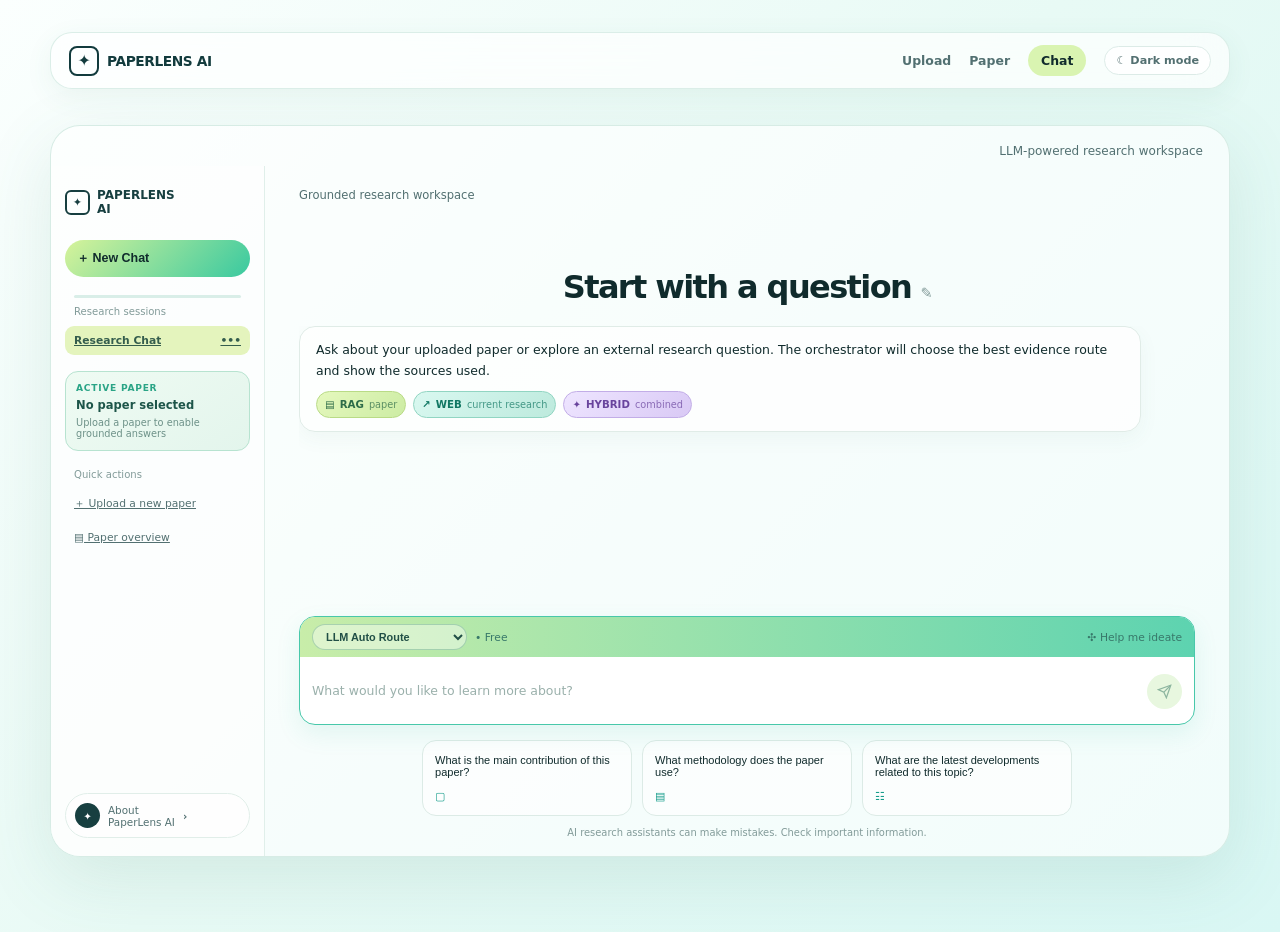
<file: frontend/chat.html>
<!DOCTYPE html>
<html lang="en">
<head>
  <meta charset="UTF-8">
  <meta name="viewport" content="width=device-width, initial-scale=1.0">
  <meta name="description" content="Ask research questions with grounded answers and citations.">
  <title>Research Chat - PaperLens AI</title>
  <link rel="icon" href="assets/paperlens-ai.ico" type="image/x-icon">
  <link rel="preconnect" href="https://fonts.googleapis.com">
  <link href="https://fonts.googleapis.com/css2?family=DM+Sans:wght@400;500;600;700;800&display=swap" rel="stylesheet">
  <link rel="stylesheet" href="css/style.css">
  <link rel="stylesheet" href="css/chat.css">
</head>
<body>
  <header>
    <a href="index.html" class="logo"><span class="logo-mark">✦</span> PAPERLENS AI</a>
    <nav>
      <a href="index.html">Upload</a>
      <a href="paper.html" id="paperNavLink">Paper</a>
      <a href="chat.html" class="active">Chat</a>
      <button id="themeToggle" class="theme-toggle" type="button">☾ Dark mode</button>
    </nav>
  </header>

  <main class="research-shell">
    <section class="research-workspace">
      <div class="workspace-topbar">
        <span>LLM-powered research workspace</span>
      </div>

      <div class="chat-layout">
        <aside class="chat-sidebar" aria-label="Research navigation">
          <div class="sidebar-brand"><span class="sidebar-brand-mark">✦</span> PAPERLENS<br>AI</div>
          <button class="btn new-chat" type="button" id="newChatBtn">＋ New Chat</button>
          <div class="sidebar-rule"></div>
          <div class="sidebar-caption">Research sessions</div>
          <div class="chat-history">
            <a class="history-item active" href="chat.html"><span>Research Chat</span><span>•••</span></a>
          </div>
          <div id="paperContextCard" class="paper-context-card" hidden>
            <span class="context-label">ACTIVE PAPER</span>
            <strong id="sidebarPaperTitle">Loading paper…</strong>
            <span id="sidebarPaperMeta">Grounded context ready</span>
          </div>
          <div class="sidebar-caption sidebar-caption-actions">Quick actions</div>
          <div class="chat-history">
            <a class="history-item" href="index.html"><span>＋ Upload a new paper</span></a>
            <a class="history-item" href="paper.html" id="sidebarPaperLink"><span>▤ Paper overview</span></a>
          </div>
          <div class="sidebar-spacer"></div>
          <div class="sidebar-about"><span class="about-icon">✦</span><span>About<br>PaperLens AI</span><b>›</b></div>
        </aside>

        <section class="chat-main">
          <div class="chat-topbar">
            <span id="chatDocBadge" class="badge badge-rag" style="display:none"></span>
            <span>Grounded research workspace</span>
          </div>
          <h1 class="chat-title" id="chatTitle">Start with a question <span class="edit-mark">✎</span></h1>

          <div class="chat-container">
            <div class="chat-messages" id="chatMessages">
              <div class="message assistant">
                <div class="bubble">
                  <p>Ask about your uploaded paper or explore an external research question. The orchestrator will choose the best evidence route and show the sources used.</p>
                  <div class="route-legend"><span class="route-key badge-rag"><span>▤</span> RAG <small>paper</small></span><span class="route-key badge-web"><span>↗</span> WEB <small>current research</small></span><span class="route-key badge-hybrid"><span>✦</span> HYBRID <small>combined</small></span></div>
                </div>
              </div>
            </div>

            <div class="chat-input-area">
              <div class="composer-toolbar">
                <div class="composer-toolbar-left">
                  <select id="strategySelect" aria-label="Retrieval strategy">
                    <option value="">LLM Auto Route</option>
                    <option value="faiss">Paper · FAISS</option>
                    <option value="hybrid_rrf">Paper · Hybrid RRF</option>
                  </select>
                  <span class="composer-hint">• Free</span>
                </div>
                <span class="composer-hint">✣ Help me ideate</span>
              </div>
              <div class="composer-body">
                <input type="text" id="chatInput" class="chat-input" placeholder="What would you like to learn more about?" autocomplete="off">
                <div class="composer-actions">
                  <button id="sendBtn" class="btn send-button" aria-label="Ask question" type="button">
                    <svg viewBox="0 0 24 24" fill="none" stroke="currentColor" stroke-width="2"><line x1="22" y1="2" x2="11" y2="13"/><polygon points="22 2 15 22 11 13 2 9 22 2"/></svg>
                  </button>
                </div>
              </div>
            </div>

            <div class="suggestions" aria-label="Suggested questions">
              <button class="suggestion-card" type="button" data-question="What is the main contribution of this paper?">What is the main contribution of this paper?<span class="suggestion-icon">▢</span></button>
              <button class="suggestion-card" type="button" data-question="What methodology does the paper use?">What methodology does the paper use?<span class="suggestion-icon">▤</span></button>
              <button class="suggestion-card" type="button" data-question="What are the latest developments related to this topic?">What are the latest developments related to this topic?<span class="suggestion-icon">☷</span></button>
            </div>
            <p class="chat-disclaimer">AI research assistants can make mistakes. Check important information.</p>
          </div>
        </section>
      </div>
    </section>
  </main>

  <script src="js/api.js"></script>
  <script src="js/theme.js"></script>
  <script src="js/chat.js"></script>
</body>
</html>
</file>
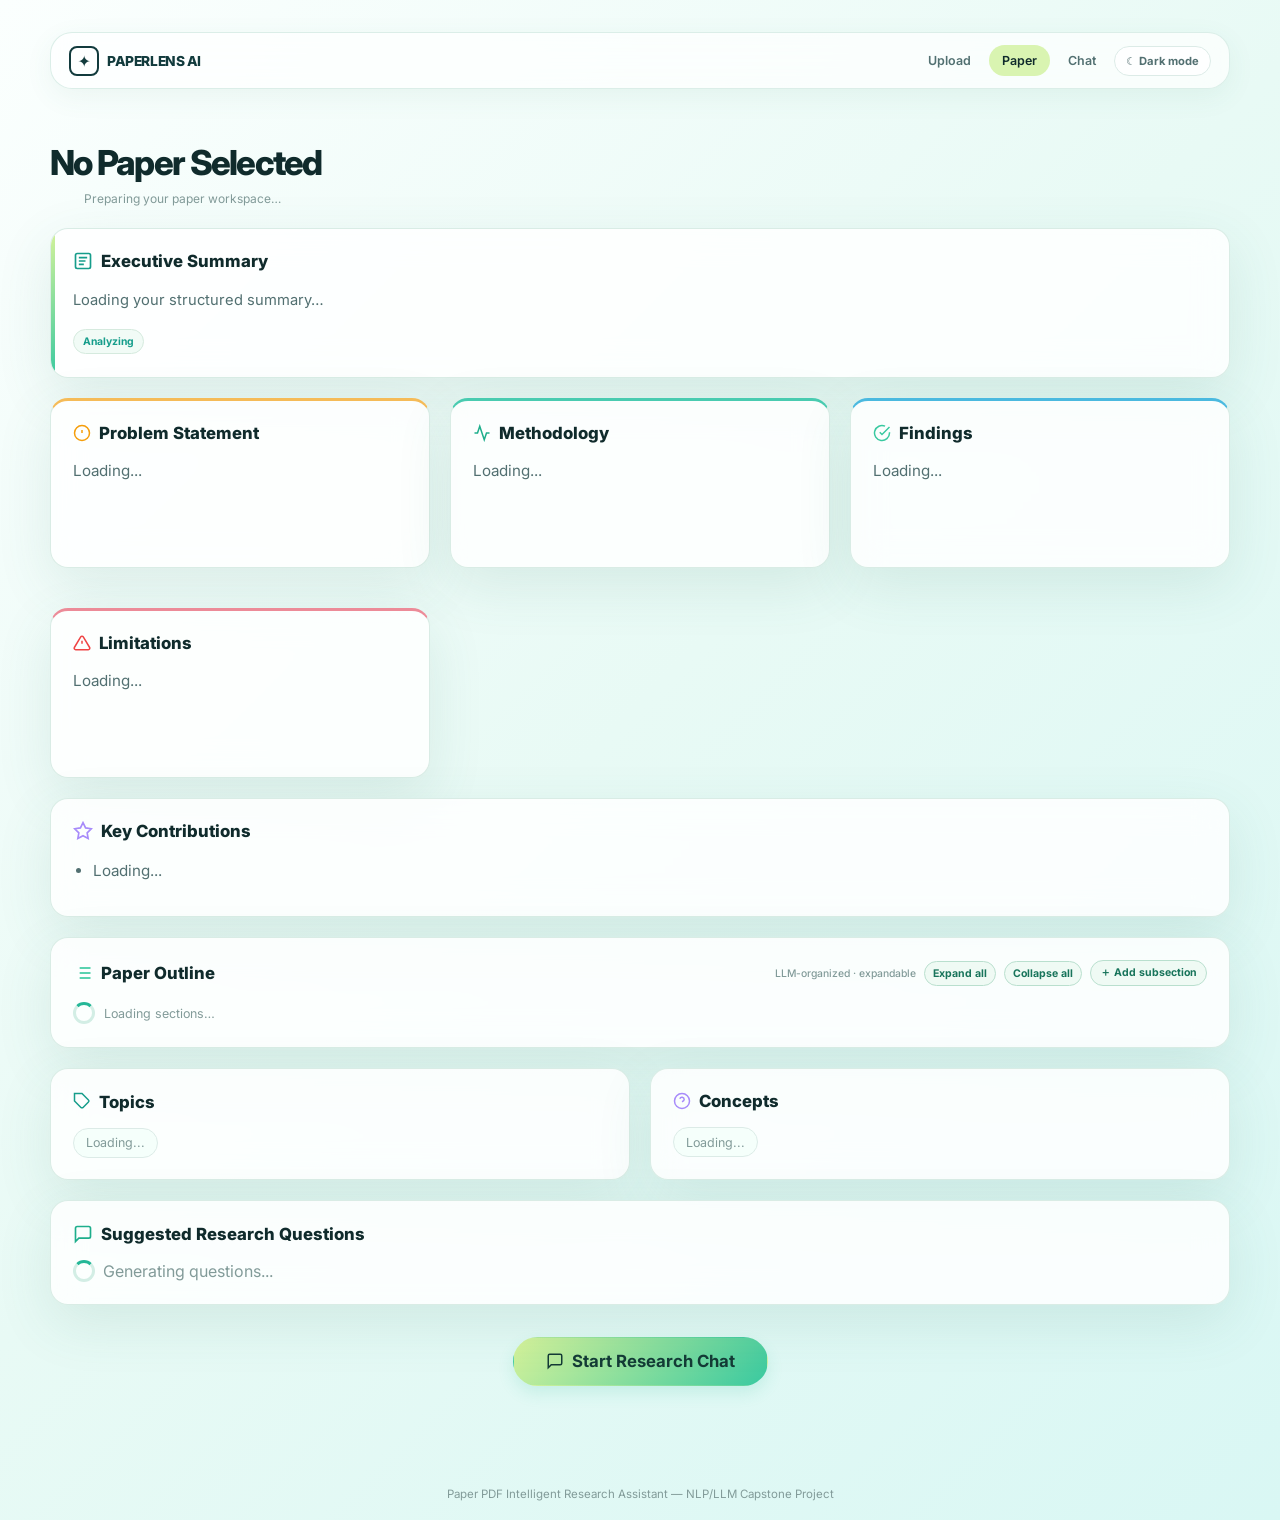
<file: frontend/paper.html>
<!DOCTYPE html>
<html lang="en">
<head>
  <meta charset="UTF-8">
  <meta name="viewport" content="width=device-width, initial-scale=1.0">
  <meta name="description" content="Paper overview: structured summary, sections, topics, concepts, and suggested research questions.">
  <title>Paper Overview - PaperLens AI</title>
  <link rel="icon" href="assets/paperlens-ai.ico" type="image/x-icon">
  <link rel="preconnect" href="https://fonts.googleapis.com">
  <link href="https://fonts.googleapis.com/css2?family=Inter:wght@400;500;600;700;800&display=swap" rel="stylesheet">
  <link rel="stylesheet" href="css/style.css">
</head>
<body>

  <header>
    <a href="index.html" class="logo"><span class="logo-mark">✦</span> PAPERLENS AI</a>
    <nav>
      <a href="index.html">Upload</a>
      <a href="paper.html" class="active">Paper</a>
      <a href="chat.html" id="chatNavLink">Chat</a>
      <button id="themeToggle" class="theme-toggle" type="button">☾ Dark mode</button>
    </nav>
  </header>

  <main>
    <div class="paper-heading">
    <h1 id="paperTitle" class="paper-title">
      <svg width="24" height="24" viewBox="0 0 24 24" fill="none" stroke="var(--accent-primary)" stroke-width="2" stroke-linecap="round" stroke-linejoin="round">
        <path d="M14 2H6a2 2 0 0 0-2 2v16a2 2 0 0 0 2 2h12a2 2 0 0 0 2-2V8z"/>
        <polyline points="14 2 14 8 20 8"/>
        <line x1="16" y1="13" x2="8" y2="13"/>
        <line x1="16" y1="17" x2="8" y2="17"/>
      </svg>
      <span>Loading paper...</span>
    </h1>
    <div id="paperMeta" class="paper-meta">Preparing your paper workspace…</div>
    </div>

    <!-- Summary Section -->
    <div class="card summary-card">
      <h2 class="section-title">
        <svg width="20" height="20" viewBox="0 0 24 24" fill="none" stroke="var(--accent-cyan)" stroke-width="2"><rect x="3" y="3" width="18" height="18" rx="2"/><line x1="7" y1="8" x2="17" y2="8"/><line x1="7" y1="12" x2="15" y2="12"/><line x1="7" y1="16" x2="13" y2="16"/></svg>
        Executive Summary
      </h2>
      <p id="paperSummary" class="summary-copy">Loading your structured summary…</p>
      <span id="summaryModel" class="model-chip">Analyzing</span>
    </div>

    <!-- Structured Analysis Grid -->
    <div class="grid-2">
      <div class="card insight-card insight-problem">
        <h3 class="section-title" style="font-size: 1.05rem;">
          <svg width="18" height="18" viewBox="0 0 24 24" fill="none" stroke="#f59e0b" stroke-width="2"><circle cx="12" cy="12" r="10"/><line x1="12" y1="8" x2="12" y2="12"/><line x1="12" y1="16" x2="12.01" y2="16"/></svg>
          Problem Statement
        </h3>
        <p id="problemStatement" style="color: var(--text-secondary); line-height: 1.6; font-size: 0.95rem;">Loading...</p>
      </div>

      <div class="card insight-card insight-method">
        <h3 class="section-title" style="font-size: 1.05rem;">
          <svg width="18" height="18" viewBox="0 0 24 24" fill="none" stroke="var(--accent-emerald)" stroke-width="2"><polyline points="22 12 18 12 15 21 9 3 6 12 2 12"/></svg>
          Methodology
        </h3>
        <p id="methodology" style="color: var(--text-secondary); line-height: 1.6; font-size: 0.95rem;">Loading...</p>
      </div>

      <div class="card insight-card insight-findings">
        <h3 class="section-title" style="font-size: 1.05rem;">
          <svg width="18" height="18" viewBox="0 0 24 24" fill="none" stroke="var(--accent-primary)" stroke-width="2"><path d="M22 11.08V12a10 10 0 1 1-5.93-9.14"/><polyline points="22 4 12 14.01 9 11.01"/></svg>
          Findings
        </h3>
        <p id="findings" style="color: var(--text-secondary); line-height: 1.6; font-size: 0.95rem;">Loading...</p>
      </div>

      <div class="card insight-card insight-limitations">
        <h3 class="section-title" style="font-size: 1.05rem;">
          <svg width="18" height="18" viewBox="0 0 24 24" fill="none" stroke="#ef4444" stroke-width="2"><path d="M10.29 3.86L1.82 18a2 2 0 0 0 1.71 3h16.94a2 2 0 0 0 1.71-3L13.71 3.86a2 2 0 0 0-3.42 0z"/><line x1="12" y1="9" x2="12" y2="13"/><line x1="12" y1="17" x2="12.01" y2="17"/></svg>
          Limitations
        </h3>
        <p id="limitations" style="color: var(--text-secondary); line-height: 1.6; font-size: 0.95rem;">Loading...</p>
      </div>
    </div>

    <!-- Key Contributions -->
    <div class="card contributions-card">
      <h2 class="section-title">
        <svg width="20" height="20" viewBox="0 0 24 24" fill="none" stroke="#a78bfa" stroke-width="2"><polygon points="12 2 15.09 8.26 22 9.27 17 14.14 18.18 21.02 12 17.77 5.82 21.02 7 14.14 2 9.27 8.91 8.26 12 2"/></svg>
        Key Contributions
      </h2>
      <ul id="keyContributions" style="color: var(--text-secondary); line-height: 1.8; padding-left: 1.25rem; font-size: 0.95rem;">
        <li>Loading...</li>
      </ul>
    </div>

    <!-- Sections -->
    <div class="card sections-card">
      <h2 class="section-title">
        <svg width="20" height="20" viewBox="0 0 24 24" fill="none" stroke="var(--accent-primary)" stroke-width="2"><line x1="8" y1="6" x2="21" y2="6"/><line x1="8" y1="12" x2="21" y2="12"/><line x1="8" y1="18" x2="21" y2="18"/><line x1="3" y1="6" x2="3.01" y2="6"/><line x1="3" y1="12" x2="3.01" y2="12"/><line x1="3" y1="18" x2="3.01" y2="18"/></svg>
        Paper Outline
        <span class="section-helper">LLM-organized · expandable</span>
        <button id="expandOutlineBtn" class="outline-control-btn" type="button">Expand all</button>
        <button id="collapseOutlineBtn" class="outline-control-btn" type="button">Collapse all</button>
        <button id="addSectionBtn" class="outline-add-btn" type="button">＋ Add subsection</button>
      </h2>
      <div id="sectionsList">
        <div class="loading-row"><div class="loader"></div> Loading sections…</div>
      </div>
    </div>

    <!-- Topics & Concepts -->
    <div class="grid-2">
      <div class="card">
        <h2 class="section-title" style="font-size: 1.05rem;">
          <svg width="18" height="18" viewBox="0 0 24 24" fill="none" stroke="var(--accent-cyan)" stroke-width="2"><path d="M20.59 13.41l-7.17 7.17a2 2 0 0 1-2.83 0L2 12V2h10l8.59 8.59a2 2 0 0 1 0 2.82z"/><line x1="7" y1="7" x2="7.01" y2="7"/></svg>
          Topics
        </h2>
        <div id="topicsList" class="tag-list">
          <span class="tag" style="color: var(--text-muted);">Loading...</span>
        </div>
      </div>

      <div class="card">
        <h2 class="section-title" style="font-size: 1.05rem;">
          <svg width="18" height="18" viewBox="0 0 24 24" fill="none" stroke="#a78bfa" stroke-width="2"><circle cx="12" cy="12" r="10"/><path d="M9.09 9a3 3 0 0 1 5.83 1c0 2-3 3-3 3"/><line x1="12" y1="17" x2="12.01" y2="17"/></svg>
          Concepts
        </h2>
        <div id="conceptsList" class="tag-list">
          <span class="tag" style="color: var(--text-muted);">Loading...</span>
        </div>
      </div>
    </div>

    <!-- Suggested Questions -->
    <div class="card questions-card">
      <h2 class="section-title">
        <svg width="20" height="20" viewBox="0 0 24 24" fill="none" stroke="var(--accent-emerald)" stroke-width="2"><path d="M21 15a2 2 0 0 1-2 2H7l-4 4V5a2 2 0 0 1 2-2h14a2 2 0 0 1 2 2z"/></svg>
        Suggested Research Questions
      </h2>
      <div id="suggestedQuestionsList">
        <div style="display: flex; align-items: center; gap: 0.5rem; color: var(--text-muted);"><div class="loader"></div> Generating questions...</div>
      </div>
    </div>

    <!-- Navigate to Chat -->
    <div style="text-align: center; margin: 2rem 0;">
      <a id="chatActionLink" href="chat.html" class="btn btn-primary" style="font-size: 1.05rem; padding: 0.85rem 2rem;">
        <svg width="18" height="18" viewBox="0 0 24 24" fill="none" stroke="currentColor" stroke-width="2"><path d="M21 15a2 2 0 0 1-2 2H7l-4 4V5a2 2 0 0 1 2-2h14a2 2 0 0 1 2 2z"/></svg>
        Start Research Chat
      </a>
    </div>
  </main>

  <footer>
    Paper PDF Intelligent Research Assistant &mdash; NLP/LLM Capstone Project
  </footer>

  <script src="js/api.js"></script>
  <script src="js/theme.js"></script>
  <script src="js/paper.js"></script>
</body>
</html>
</file>
<file: frontend/css/style.css>
:root {
  --bg-primary: #eafbf6;
  --bg-secondary: #f9fffd;
  --bg-card: rgba(255, 255, 255, 0.84);
  --border-color: #dcebe7;
  --accent-primary: #39c9a0;
  --accent-gradient: linear-gradient(135deg, #d7f39a 0%, #39c9a0 100%);
  --accent-cyan: #169d8b;
  --accent-emerald: #1eae8c;
  --text-primary: #102b2c;
  --text-secondary: #527071;
  --text-muted: #829b99;
  --radius-sm: 10px;
  --radius-md: 18px;
  --radius-lg: 28px;
  --shadow-card: 0 18px 55px rgba(61, 125, 111, 0.12);
  --transition: all 0.2s ease;
}

:root[data-theme="dark"] {
  --bg-primary: #0d1b1b;
  --bg-secondary: #132525;
  --bg-card: rgba(24, 43, 42, 0.9);
  --border-color: #294846;
  --text-primary: #e7f7f2;
  --text-secondary: #a6c6c0;
  --text-muted: #75928e;
  --shadow-card: 0 18px 55px rgba(0, 0, 0, 0.26);
}

* { box-sizing: border-box; margin: 0; padding: 0; }

body {
  background: linear-gradient(135deg, #fbfffe 0%, #e8faf5 48%, #d9f7f4 100%);
  color: var(--text-primary);
  min-height: 100vh;
  font-family: Inter, ui-sans-serif, system-ui, -apple-system, BlinkMacSystemFont, "Segoe UI", sans-serif;
}

:root[data-theme="dark"] body { background: linear-gradient(135deg, #0b1717 0%, #102525 52%, #123433 100%); }

a { color: inherit; }

header {
  width: min(1180px, calc(100% - 36px));
  margin: 32px auto 0;
  padding: 12px 18px;
  display: flex;
  align-items: center;
  justify-content: space-between;
  border: 1px solid rgba(213, 235, 228, 0.85);
  border-radius: 22px;
  background: rgba(255, 255, 255, 0.7);
  box-shadow: 0 8px 28px rgba(56, 121, 104, 0.07);
  backdrop-filter: blur(18px);
}

:root[data-theme="dark"] header,
:root[data-theme="dark"] .research-workspace { background: rgba(18, 36, 35, 0.88); border-color: #294846; }

.logo { display: inline-flex; align-items: center; gap: 8px; text-decoration: none; color: #123b3d; font-size: 0.86rem; font-weight: 800; letter-spacing: -0.03em; }
:root[data-theme="dark"] .logo,
:root[data-theme="dark"] .logo-mark { color: #d8f5ec; border-color: #82c9b7; }
.logo-mark { display: grid; place-items: center; width: 30px; height: 30px; border: 2px solid #123b3d; border-radius: 8px; color: #123b3d; font-size: 1rem; }
header .logo svg { display: none; }
nav { display: flex; align-items: center; gap: 18px; }
nav a { color: var(--text-secondary); text-decoration: none; font-size: 0.78rem; font-weight: 600; }
nav a:hover, nav a.active { color: var(--text-primary); }
nav a.active { background: #d9f4b1; padding: 8px 13px; border-radius: 999px; }
.theme-toggle { border: 1px solid var(--border-color); border-radius: 999px; padding: 7px 11px; background: var(--bg-card); color: var(--text-secondary); font: inherit; font-size: 0.7rem; font-weight: 700; cursor: pointer; transition: var(--transition); }
.theme-toggle:hover { border-color: var(--accent-primary); color: var(--text-primary); transform: translateY(-1px); }
:root[data-theme="dark"] nav a.active { background: #315344; color: #e4f8bb; }

main { width: min(1180px, calc(100% - 36px)); margin: 0 auto; padding: 36px 0 50px; }
.hero { text-align: center; padding: 62px 12px 28px; }
.hero h1 { max-width: 630px; margin: 0 auto 12px; font-size: clamp(2rem, 4vw, 3.25rem); line-height: 1.05; letter-spacing: -0.06em; font-weight: 800; }
.hero h1 span { color: #219f8c; }
.hero p { max-width: 560px; margin: 0 auto; color: var(--text-secondary); font-size: 0.92rem; line-height: 1.6; }

.card { background: var(--bg-card); border: 1px solid rgba(215, 235, 228, 0.95); border-radius: var(--radius-md); padding: 1.4rem; box-shadow: var(--shadow-card); margin-bottom: 1.25rem; backdrop-filter: blur(16px); }
:root[data-theme="dark"] .card { border-color: var(--border-color); }
.upload-area { border: 1.5px dashed #74cdb6; border-radius: 20px; padding: 3.3rem 2rem; text-align: center; cursor: pointer; transition: var(--transition); background: rgba(228, 251, 238, 0.58); }
.upload-area:hover, .upload-area.dragover { border-color: #20b492; background: rgba(214, 246, 219, 0.9); transform: translateY(-2px); }
.upload-icon { color: #22ad91; margin-bottom: 1rem; }
.upload-icon svg { width: 42px; height: 42px; }

.btn { display: inline-flex; align-items: center; justify-content: center; gap: 0.5rem; padding: 0.68rem 1.1rem; border: 1px solid var(--border-color); border-radius: 999px; color: var(--text-primary); background: white; font-weight: 700; font-size: 0.78rem; cursor: pointer; text-decoration: none; transition: var(--transition); }
:root[data-theme="dark"] .btn { background: #1b3432; }
.btn:hover { transform: translateY(-1px); box-shadow: 0 8px 18px rgba(40, 137, 112, 0.12); }
.btn-primary { border-color: transparent; color: #143b36; background: var(--accent-gradient); box-shadow: 0 7px 16px rgba(47, 193, 157, 0.16); }
:root[data-theme="dark"] .btn-primary { color: #09201d; background: linear-gradient(135deg, #bde98a 0%, #42cfa9 100%); }

.badge { display: inline-block; padding: 0.25rem 0.6rem; border-radius: 999px; font-size: 0.68rem; font-weight: 800; text-transform: uppercase; letter-spacing: 0.03em; }
.badge-rag { background: linear-gradient(135deg, #e5f8bd, #cceca4); color: #2d6b48; border: 1px solid #b9db86; }
.badge-web { background: linear-gradient(135deg, #d9f8f0, #bdeadd); color: #117763; border: 1px solid #91d5c2; }
.badge-hybrid { background: linear-gradient(135deg, #eee5ff, #d9c9f5); color: #69449d; border: 1px solid #c2ade7; }
:root[data-theme="dark"] .badge-rag { background: linear-gradient(135deg, #355b3d, #284b38); color: #d9f6a9; border-color: #638f57; }
:root[data-theme="dark"] .badge-web { background: linear-gradient(135deg, #1f564d, #17443f); color: #a8f1dc; border-color: #4d9e8a; }
:root[data-theme="dark"] .badge-hybrid { background: linear-gradient(135deg, #4b386d, #382a55); color: #e4d2ff; border-color: #8064b2; }

.grid-2 { display: grid; grid-template-columns: repeat(auto-fit, minmax(320px, 1fr)); gap: 1.25rem; }
.grid-3 { display: grid; grid-template-columns: repeat(auto-fit, minmax(220px, 1fr)); gap: 1rem; }
.section-title { display: flex; align-items: center; gap: 0.5rem; margin-bottom: 1rem; font-size: 1.05rem; font-weight: 800; }
.paper-heading { margin: 18px 0 22px; }
.paper-title { display: flex; align-items: center; gap: 0.75rem; margin: 0; color: var(--text-primary); font-size: clamp(1.45rem, 3vw, 2.15rem); font-weight: 800; letter-spacing: -0.05em; line-height: 1.15; }
.paper-title svg { flex: 0 0 auto; color: var(--accent-cyan); }
.paper-meta { margin: 8px 0 0 34px; color: var(--text-muted); font-size: 0.75rem; }
.summary-card { position: relative; overflow: hidden; }
.summary-card::before { content: ''; position: absolute; inset: 0 auto 0 0; width: 4px; background: var(--accent-gradient); }
.summary-copy { max-width: 920px; color: var(--text-secondary); line-height: 1.8; font-size: 0.92rem; white-space: pre-line; }
.model-chip { display: inline-flex; margin-top: 16px; padding: 5px 9px; border: 1px solid #d5eade; border-radius: 999px; background: #f1fbf6; color: var(--accent-cyan); font-size: 0.65rem; font-weight: 700; }
:root[data-theme="dark"] .model-chip { border-color: #397b6c; background: #193b36; color: #9be5ca; }
.insight-card { min-height: 170px; border-top: 3px solid #dcebe5; }
.insight-problem { border-top-color: #f5bb58; }
.insight-method { border-top-color: #49cbb0; }
.insight-findings { border-top-color: #4ab9df; }
.insight-limitations { border-top-color: #ec8b98; }
.insight-card p { color: var(--text-secondary); line-height: 1.7; font-size: 0.86rem; }
.contributions-card ul { margin: 0; }
.contributions-card li { margin: 0.55rem 0; color: var(--text-secondary); }
.loading-row { display: flex; align-items: center; gap: 0.55rem; color: var(--text-muted); font-size: 0.78rem; }
.section-helper { margin-left: auto; color: var(--text-muted); font-size: 0.65rem; font-weight: 500; }
.outline-control-btn, .outline-add-btn { border: 1px solid #b9dfce; border-radius: 999px; background: #effaf4; color: #18745b; font: inherit; font-size: 0.66rem; font-weight: 700; cursor: pointer; }
.outline-control-btn { padding: 5px 8px; }
.outline-add-btn { padding: 5px 9px; }
.outline-item { margin: 7px 0; border: 1px solid #dcebe6; border-radius: 12px; background: rgba(248, 255, 252, 0.72); overflow: hidden; }
.outline-item.level-2 { margin-left: 24px; background: rgba(241, 250, 246, 0.72); }
.outline-item.level-3, .outline-item.level-4, .outline-item.level-5 { margin-left: 48px; background: rgba(237, 248, 244, 0.68); }
.outline-item summary { display: flex; align-items: center; justify-content: space-between; gap: 1rem; padding: 12px 14px; cursor: pointer; list-style-position: inside; }
.outline-item summary::marker { color: var(--accent-cyan); }
.outline-item summary { transition: background 0.2s ease; }
.outline-item summary:hover { background: rgba(55, 190, 160, 0.08); }
.outline-title { color: var(--text-primary); font-size: 0.82rem; font-weight: 700; }
.outline-meta { color: var(--text-muted); font-size: 0.7rem; white-space: nowrap; }
.outline-detail { display: flex; align-items: center; justify-content: space-between; gap: 1rem; padding: 9px 14px 10px 32px; border-top: 1px solid #e5f0eb; color: var(--text-muted); font-size: 0.66rem; }
.outline-detail a { color: var(--accent-cyan); font-weight: 700; text-decoration: none; }
.outline-detail a:hover { text-decoration: underline; }
:root[data-theme="dark"] .outline-control-btn,
:root[data-theme="dark"] .outline-add-btn { border-color: #397b6c; background: #193b36; color: #9be5ca; }
:root[data-theme="dark"] .outline-item { border-color: var(--border-color); background: rgba(24, 52, 49, 0.78); }
:root[data-theme="dark"] .outline-item.level-2,
:root[data-theme="dark"] .outline-item.level-3,
:root[data-theme="dark"] .outline-item.level-4,
:root[data-theme="dark"] .outline-item.level-5 { background: rgba(28, 61, 57, 0.7); }
:root[data-theme="dark"] .outline-detail { border-color: var(--border-color); }
.question-item { display: flex; align-items: center; justify-content: space-between; gap: 1rem; padding: 14px 0; border-bottom: 1px solid #e4f0eb; }
.question-item:last-child { border-bottom: 0; }
.question-item p { max-width: 800px; margin-top: 5px; color: var(--text-primary); font-size: 0.84rem; line-height: 1.5; }
.question-item .btn { flex: 0 0 auto; padding: 0.5rem 0.85rem; background: #f1fbdf; border-color: #d4e9ad; color: #477252; font-size: 0.7rem; }
.tag-list { display: flex; flex-wrap: wrap; gap: 0.5rem; }
.tag { padding: 0.4rem 0.75rem; border: 1px solid var(--border-color); border-radius: 999px; background: #f5fffb; color: var(--text-secondary); font-size: 0.78rem; }
.topic-tag { background: #e5f7ef; border-color: #9edcc2; color: #17694e; }
.concept-tag { background: #f0eaff; border-color: #c5b1f1; color: #5b3d97; }
:root[data-theme="dark"] .tag,
:root[data-theme="dark"] .landing-suggestions .suggestion-card,
:root[data-theme="dark"] .suggestion-card { background: #193331; border-color: var(--border-color); color: var(--text-primary); }
:root[data-theme="dark"] .topic-tag { background: #183f36; border-color: #398e70; color: #a7e6c8; }
:root[data-theme="dark"] .concept-tag { background: #30234c; border-color: #7655b4; color: #d8c5ff; }

.loader { display: inline-block; width: 22px; height: 22px; border: 3px solid #d3eee5; border-top-color: #25b797; border-radius: 50%; animation: spin 1s linear infinite; }
@keyframes spin { to { transform: rotate(360deg); } }
footer { padding: 1.2rem; color: var(--text-muted); font-size: 0.72rem; text-align: center; }

.research-shell { min-height: calc(100vh - 120px); display: flex; align-items: stretch; }
.research-workspace { width: 100%; min-height: 650px; border: 1px solid rgba(213, 235, 228, 0.95); border-radius: 30px; background: rgba(255, 255, 255, 0.64); box-shadow: 0 22px 70px rgba(58, 128, 111, 0.13); overflow: hidden; }
.workspace-topbar { display: flex; justify-content: flex-end; gap: 18px; padding: 18px 26px 8px; color: var(--text-secondary); font-size: 0.75rem; }
.workspace-topbar a { text-decoration: none; }
.workspace-topbar .btn { padding: 0.48rem 0.85rem; font-size: 0.72rem; }
.landing-topbar { justify-content: center; gap: 10px; }
.landing-topbar .btn { min-width: 116px; }
.landing-workspace { padding-bottom: 28px; }
.landing-composer { width: min(650px, calc(100% - 28px)); margin: 0 auto; padding: 0; overflow: hidden; }
.landing-composer-bar { display: flex; align-items: center; justify-content: space-between; padding: 9px 14px; background: linear-gradient(90deg, #c8eda9, #5dd3b0); color: #31564c; font-size: 0.7rem; }
.landing-composer-bar span { color: #38786a; }
.landing-composer .upload-area { margin: 0; border: 0; border-radius: 0; padding: 32px 20px; background: rgba(255,255,255,0.74); }
:root[data-theme="dark"] .landing-composer .upload-area { background: rgba(16, 35, 34, 0.7); }
.landing-composer .upload-area.is-processing { cursor: wait; opacity: 0.78; transform: none; }
.landing-composer .upload-area p { margin-top: 7px; color: var(--text-muted); font-size: 0.72rem; }
.upload-status-row { display: flex; align-items: center; justify-content: center; gap: 0.75rem; min-height: 46px; padding: 10px 16px; border-top: 1px solid rgba(91, 185, 161, 0.18); background: rgba(29, 73, 67, 0.08); color: var(--accent-cyan); font-size: 0.78rem; font-weight: 700; text-align: center; }
.upload-status-row .loader { width: 22px; height: 22px; flex: 0 0 auto; }
.upload-error { color: #ef7180; }
:root[data-theme="dark"] .upload-status-row { background: rgba(55, 104, 96, 0.12); }
.landing-suggestions { display: grid; grid-template-columns: repeat(3, minmax(0, 1fr)); gap: 10px; width: min(650px, calc(100% - 28px)); margin: 16px auto 34px; }
.landing-suggestions .suggestion-card { min-height: 84px; padding: 13px; border: 1px solid #dcebe6; border-radius: 14px; background: rgba(255,255,255,0.67); color: var(--text-primary); text-decoration: none; font-size: 0.72rem; }
.landing-suggestions .suggestion-card:hover { background: white; }
:root[data-theme="dark"] .landing-suggestions .suggestion-card:hover,
:root[data-theme="dark"] .suggestion-card:hover { background: #244541; }
.suggestion-icon { display: block; margin-top: 14px; color: var(--accent-cyan); }
.recent-section { width: min(850px, calc(100% - 28px)); margin: 0 auto; }
.recent-section .card { display: flex; align-items: center; justify-content: space-between; gap: 1rem; }
.empty-state { color: var(--text-muted); font-size: 0.78rem; text-align: center; }
.chat-disclaimer { color: var(--text-muted); font-size: 0.62rem; text-align: center; }

@media (max-width: 720px) {
  header { margin-top: 14px; }
  header nav { gap: 8px; }
  nav a:not(.active) { display: none; }
  main { width: min(100% - 22px, 1180px); padding-top: 18px; }
  .hero { padding-top: 35px; }
  .landing-suggestions { grid-template-columns: 1fr; }
  .paper-title { align-items: flex-start; }
  .paper-meta { margin-left: 0; }
  .question-item { align-items: flex-start; flex-direction: column; }
  .theme-toggle { padding: 6px 8px; font-size: 0.62rem; }
  .landing-topbar { justify-content: center; padding-inline: 10px; }
  .landing-topbar .btn { min-width: 0; }
  .section-helper { display: none; }
  .outline-control-btn, .outline-add-btn { padding: 4px 6px; font-size: 0.58rem; }
  .outline-item.level-2, .outline-item.level-3, .outline-item.level-4, .outline-item.level-5 { margin-left: 12px; }
  .outline-item summary { align-items: flex-start; flex-direction: column; gap: 4px; }
}
</file>
<file: frontend/css/chat.css>
.chat-layout { display: grid; grid-template-columns: 214px minmax(0, 1fr); min-height: 650px; }
.chat-sidebar { display: flex; flex-direction: column; padding: 22px 14px 18px; border-right: 1px solid #e0efea; background: rgba(255, 255, 255, 0.56); }
:root[data-theme="dark"] .chat-sidebar { border-color: var(--border-color); background: rgba(13, 28, 28, 0.72); }
.sidebar-brand { display: flex; align-items: center; gap: 7px; margin-bottom: 24px; color: #173f40; font-size: 0.75rem; font-weight: 800; }
:root[data-theme="dark"] .sidebar-brand,
:root[data-theme="dark"] .sidebar-brand-mark { color: #d8f5ec; border-color: #82c9b7; }
.sidebar-brand-mark { display: grid; place-items: center; width: 25px; height: 25px; border: 2px solid #173f40; border-radius: 6px; font-size: 0.7rem; }
.new-chat { width: 100%; justify-content: flex-start; padding: 0.62rem 0.75rem; margin-bottom: 18px; background: var(--accent-gradient); border: 0; }
.sidebar-rule { height: 3px; margin: 0 9px 8px; border-radius: 99px; background: #d9eee8; }
.sidebar-caption { padding: 0 9px; color: var(--text-muted); font-size: 0.63rem; }
.sidebar-caption-actions { margin-top: 18px; }
.chat-history { display: flex; flex-direction: column; gap: 4px; margin-top: 9px; }
.history-item { display: flex; align-items: center; justify-content: space-between; gap: 5px; padding: 8px 9px; border-radius: 9px; color: var(--text-secondary); font-size: 0.67rem; white-space: nowrap; overflow: hidden; }
.history-item span { overflow: hidden; text-overflow: ellipsis; }
.history-item.active { background: #e4f4bd; color: #345d4d; font-weight: 700; }
:root[data-theme="dark"] .history-item.active { background: #315344; color: #e4f8bb; }
.paper-context-card { display: flex; flex-direction: column; gap: 5px; margin: 16px 0 0; padding: 11px 10px; border: 1px solid #b7e3d0; border-radius: 13px; background: linear-gradient(145deg, #effbf3, #e3f5ec); color: #1d5549; }
.paper-context-card strong { overflow: hidden; text-overflow: ellipsis; white-space: nowrap; font-size: 0.72rem; }
.context-label { color: #2aa486; font-size: 0.57rem; font-weight: 800; letter-spacing: 0.08em; }
.paper-context-card span:last-child { color: #6d9188; font-size: 0.61rem; }
:root[data-theme="dark"] .paper-context-card { border-color: #397b6c; background: linear-gradient(145deg, #193b36, #17312f); color: #d9f6e8; }
:root[data-theme="dark"] .context-label { color: #8bd9bd; }
:root[data-theme="dark"] .paper-context-card span:last-child { color: #8eb3aa; }
.sidebar-spacer { flex: 1; }
.sidebar-about { display: flex; align-items: center; gap: 8px; margin-top: 14px; padding: 9px; border: 1px solid #e1eee9; border-radius: 999px; background: rgba(255,255,255,0.72); color: var(--text-secondary); font-size: 0.65rem; }
:root[data-theme="dark"] .sidebar-about { border-color: var(--border-color); background: rgba(28, 52, 50, 0.78); }
.about-icon { display: grid; place-items: center; width: 25px; height: 25px; border-radius: 50%; background: #173f40; color: white; font-weight: 800; }

.chat-main { display: flex; min-width: 0; flex-direction: column; padding: 0 34px 18px; }
.chat-topbar { display: flex; justify-content: space-between; align-items: center; min-height: 58px; color: var(--text-secondary); font-size: 0.72rem; }
.chat-topbar .route-select { padding: 7px 10px; border: 1px solid #dbeae5; border-radius: 999px; background: rgba(255,255,255,0.75); color: var(--text-secondary); font-size: 0.7rem; }
.chat-title { margin: 44px auto 20px; text-align: center; font-size: clamp(1.45rem, 3vw, 2rem); letter-spacing: -0.05em; }
.chat-title .edit-mark { color: var(--text-muted); font-size: 0.9rem; }
.chat-container { display: flex; flex: 1; flex-direction: column; min-height: 0; background: transparent; border: 0; box-shadow: none; overflow: visible; }
.chat-header { display: none; }
.chat-messages { flex: 1; min-height: 290px; max-height: 430px; padding: 0 0 14px; overflow-y: auto; display: flex; flex-direction: column; gap: 13px; }
.message { display: flex; gap: 8px; max-width: 94%; }
.message.user { align-self: flex-end; flex-direction: row-reverse; }
.message.assistant { align-self: stretch; }
.avatar { display: none; }
.bubble { width: 100%; padding: 13px 16px; border: 1px solid #e0ece7; border-radius: 16px; background: rgba(255,255,255,0.78); color: var(--text-primary); font-size: 0.78rem; line-height: 1.65; box-shadow: 0 7px 20px rgba(55, 124, 106, 0.05); }
:root[data-theme="dark"] .bubble,
:root[data-theme="dark"] .citation-card { border-color: var(--border-color); background: rgba(25, 49, 47, 0.86); }
.message.user .bubble { width: auto; background: #dff4b5; border-color: #c9e89a; color: #315a4c; }
.answer-content { color: var(--text-primary); font-size: 0.82rem; line-height: 1.75; }
.answer-content p { margin: 0 0 0.85rem; }
.answer-content p:last-child { margin-bottom: 0; }
.answer-content h3 { margin: 0 0 0.55rem; color: var(--accent-cyan); font-size: 0.95rem; }
.answer-content ul { margin: 0.1rem 0 0.85rem 1.2rem; padding: 0; }
.answer-content li { margin: 0.3rem 0; padding-left: 0.15rem; }
.answer-content strong { color: var(--text-primary); font-weight: 800; }
.answer-content code { padding: 2px 5px; border-radius: 5px; background: rgba(42, 152, 126, 0.12); color: var(--accent-cyan); font-size: 0.75rem; }
.route-pill { display: flex; align-items: center; flex-wrap: wrap; gap: 8px; margin-bottom: 11px; }
.route-badge { display: inline-flex; align-items: center; gap: 5px; padding: 5px 10px; font-size: 0.67rem; letter-spacing: 0.04em; box-shadow: 0 3px 10px rgba(38, 113, 94, 0.12); }
.route-icon { font-size: 0.76rem; line-height: 1; }
.confidence-chip { padding: 4px 8px; border: 1px solid #dcebe6; border-radius: 999px; color: var(--text-muted); font-size: 0.68rem; font-weight: 700; }
:root[data-theme="dark"] .confidence-chip { border-color: var(--border-color); background: rgba(33, 65, 61, 0.62); }
.route-legend { display: flex; align-items: center; flex-wrap: wrap; gap: 7px; margin-top: 10px; }
.route-key { display: inline-flex; align-items: center; gap: 5px; padding: 4px 8px; border-radius: 999px; font-size: 0.64rem; font-weight: 800; }
.route-key small { color: currentColor; opacity: 0.72; font-size: 0.61rem; font-weight: 500; }
.sources-panel { margin-top: 14px; border-top: 1px solid #dcebe6; padding-top: 9px; }
.sources-panel summary { display: flex; align-items: center; gap: 7px; color: var(--accent-cyan); font-size: 0.72rem; font-weight: 800; cursor: pointer; list-style-position: inside; }
.sources-panel summary span { display: inline-grid; place-items: center; min-width: 18px; height: 18px; padding: 0 5px; border-radius: 999px; background: #dff3bc; color: #39734c; font-size: 0.62rem; }
.citation-card { margin-top: 7px; padding: 8px 10px; border: 1px solid #e1eee9; border-radius: 10px; background: #f5fffb; font-size: 0.68rem; }
.citation-card-header { display: flex; justify-content: space-between; gap: 12px; color: var(--accent-cyan); font-weight: 800; }
.citation-card a { color: var(--accent-cyan) !important; }
.citation-card p { display: -webkit-box; margin: 4px 0 0; overflow: hidden; color: var(--text-muted); line-height: 1.45; -webkit-box-orient: vertical; -webkit-line-clamp: 2; }
.web-sources-panel summary { color: var(--accent-emerald); }
:root[data-theme="dark"] .sources-panel { border-color: var(--border-color); }
:root[data-theme="dark"] .citation-card { background: rgba(18, 43, 41, 0.9); }
:root[data-theme="dark"] .sources-panel summary span { background: #315344; color: #e4f8bb; }
.chat-input-area { position: relative; display: flex; flex-direction: column; gap: 0; padding: 0; border: 1px solid #48c8aa; border-radius: 16px; background: white; box-shadow: 0 9px 24px rgba(43, 177, 143, 0.1); overflow: hidden; }
:root[data-theme="dark"] .chat-input-area { background: #142b2a; }
.composer-toolbar { display: flex; align-items: center; justify-content: space-between; padding: 7px 12px; background: linear-gradient(90deg, #c8eda9, #5dd3b0); color: #31564c; font-size: 0.67rem; }
.composer-toolbar-left { display: flex; align-items: center; gap: 8px; }
.composer-toolbar select { min-width: 128px; padding: 5px 24px 5px 9px; border: 1px solid rgba(35, 118, 97, 0.28); border-radius: 999px; appearance: auto; background: rgba(255,255,255,0.42); color: #214f46; font-size: 0.68rem; font-weight: 700; outline: none; cursor: pointer; }
.composer-toolbar select:hover, .composer-toolbar select:focus { border-color: #239e82; background: rgba(255,255,255,0.72); }
.composer-toolbar select option { background: #f5fffb; color: #173f40; font-weight: 600; }
:root[data-theme="dark"] .composer-toolbar select { border-color: #397b6c; background: rgba(20, 60, 55, 0.82); color: #d9f6e8; color-scheme: dark; }
:root[data-theme="dark"] .composer-toolbar select:hover,
:root[data-theme="dark"] .composer-toolbar select:focus { border-color: #72d5b5; background: #1c4a42; }
:root[data-theme="dark"] .composer-toolbar select option { background: #193331; color: #e1f8ee; }
.composer-hint { color: #38786a; }
.composer-body { display: flex; align-items: flex-end; gap: 10px; padding: 12px; }
.chat-input { flex: 1; min-height: 43px; border: 0; outline: none; resize: none; background: transparent; color: var(--text-primary); font: inherit; font-size: 0.78rem; }
.chat-input::placeholder { color: #9ab0ab; }
.composer-actions { display: flex; align-items: center; gap: 9px; padding-bottom: 3px; }
.send-button { width: 35px; height: 35px; padding: 0; border: 0; background: #e8f7df; color: #8eb6a0; }
.send-button:hover { background: #d9f2c5; }
.send-button svg { width: 15px; height: 15px; }
.suggestions { display: grid; grid-template-columns: repeat(3, 1fr); gap: 10px; max-width: 650px; margin: 15px auto 0; }
.suggestion-card { min-height: 76px; padding: 12px; border: 1px solid #dcebe6; border-radius: 14px; background: rgba(255,255,255,0.68); color: var(--text-primary); text-align: left; font-size: 0.69rem; cursor: pointer; transition: var(--transition); }
.suggestion-card:hover { background: white; border-color: #9bdbbe; transform: translateY(-2px); }
.suggestion-icon { display: block; margin-top: 12px; color: var(--accent-cyan); }
.chat-disclaimer { margin-top: 11px; color: var(--text-muted); font-size: 0.62rem; text-align: center; }

@media (max-width: 780px) {
  .chat-layout { grid-template-columns: 1fr; }
  .chat-sidebar { display: none; }
  .chat-main { padding: 0 14px 16px; }
  .chat-title { margin-top: 26px; }
  .suggestions { grid-template-columns: 1fr; }
}
</file>
